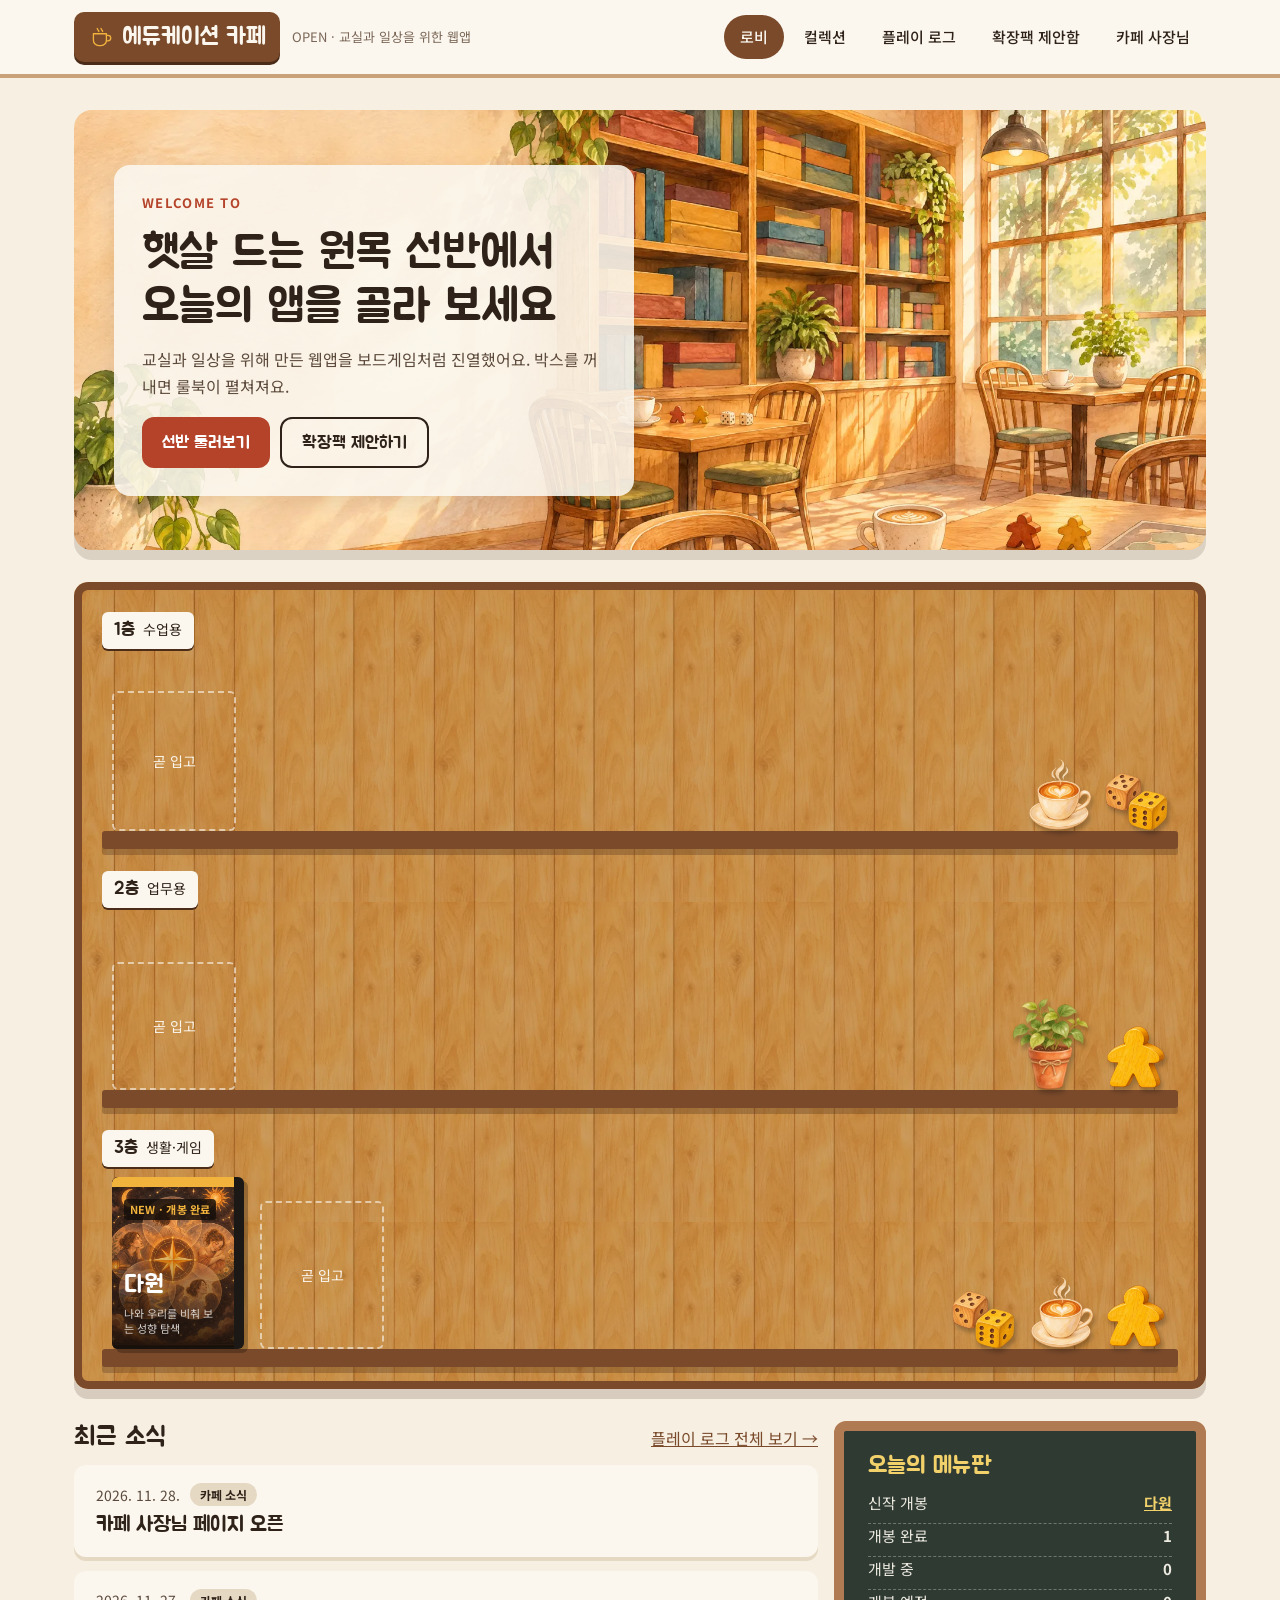
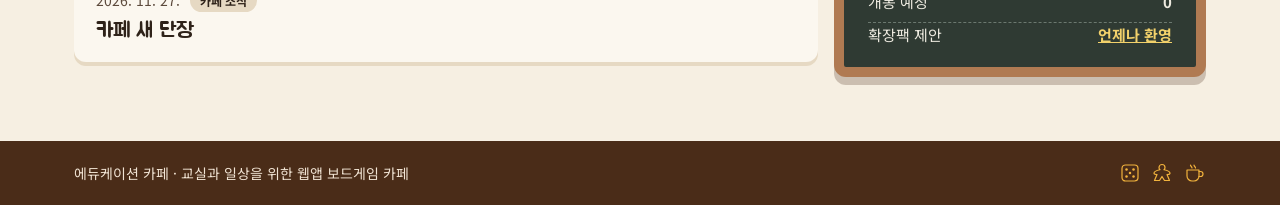
<file: index.html>
<!doctype html>
<html lang="ko">
<head>
<meta charset="utf-8">
<meta name="viewport" content="width=device-width, initial-scale=1">
<title>에듀케이션 카페</title>
<meta name="description" content="교실과 일상을 위한 웹앱을 보드게임처럼 하나씩 개봉하는 카페">
<meta property="og:type" content="website">
<meta property="og:site_name" content="에듀케이션 카페">
<meta property="og:title" content="에듀케이션 카페">
<meta property="og:description" content="교실과 일상을 위한 웹앱을 보드게임처럼 하나씩 개봉하는 카페">
<meta property="og:url" content="https://mary-park.github.io/mirim-education-cafe/">
<meta property="og:image" content="https://mary-park.github.io/mirim-education-cafe/assets/img/og-image.png">
<meta name="twitter:card" content="summary_large_image">
<meta name="theme-color" content="#1E4D43">
<link rel="preconnect" href="https://fonts.googleapis.com">
<link rel="preconnect" href="https://fonts.gstatic.com" crossorigin>
<link href="https://fonts.googleapis.com/css2?family=Jua&family=Noto+Sans+KR:wght@400;500;700&display=swap" rel="stylesheet">
<link rel="stylesheet" href="assets/css/style.css">
<link rel="icon" href="assets/img/favicon.svg" type="image/svg+xml">
</head>
<body>
<header id="site-header"></header>
<main>
  <section class="lobby-hero">
    <div class="hero-text">
      <div class="eyebrow">WELCOME TO</div>
      <h1>햇살 드는 원목 선반에서<br>오늘의 앱을 골라 보세요</h1>
      <p>교실과 일상을 위해 만든 웹앱을 보드게임처럼 진열했어요. 박스를 꺼내면 룰북이 펼쳐져요.</p>
      <div class="hero-actions">
        <a class="btn btn--primary" href="#shelf">선반 둘러보기</a>
        <a class="btn btn--ghost" href="suggest.html">확장팩 제안하기</a>
      </div>
    </div>
  </section>

  <section aria-label="웹앱 선반">
    <div class="shelf-unit" id="shelf"><p class="notice">선반을 준비하고 있어요…</p></div>
  </section>

  <section class="lobby-bottom">
    <div aria-labelledby="news-title">
      <div class="news-head">
        <h2 id="news-title">최근 소식</h2>
        <a href="log.html">플레이 로그 전체 보기 →</a>
      </div>
      <ol class="log-list log-list--compact" id="news"></ol>
    </div>
    <aside class="chalkboard" aria-labelledby="menu-title">
      <h2 id="menu-title">오늘의 메뉴판</h2>
      <div id="menu" aria-live="polite"><div class="chalk-row"><span>메뉴를 적는 중…</span></div></div>
    </aside>
  </section>
</main>
<footer id="site-footer"></footer>
<script src="assets/js/config.js"></script>
<script src="assets/js/common.js"></script>
<script src="assets/js/lobby.js"></script>
</body>
</html>
</file>
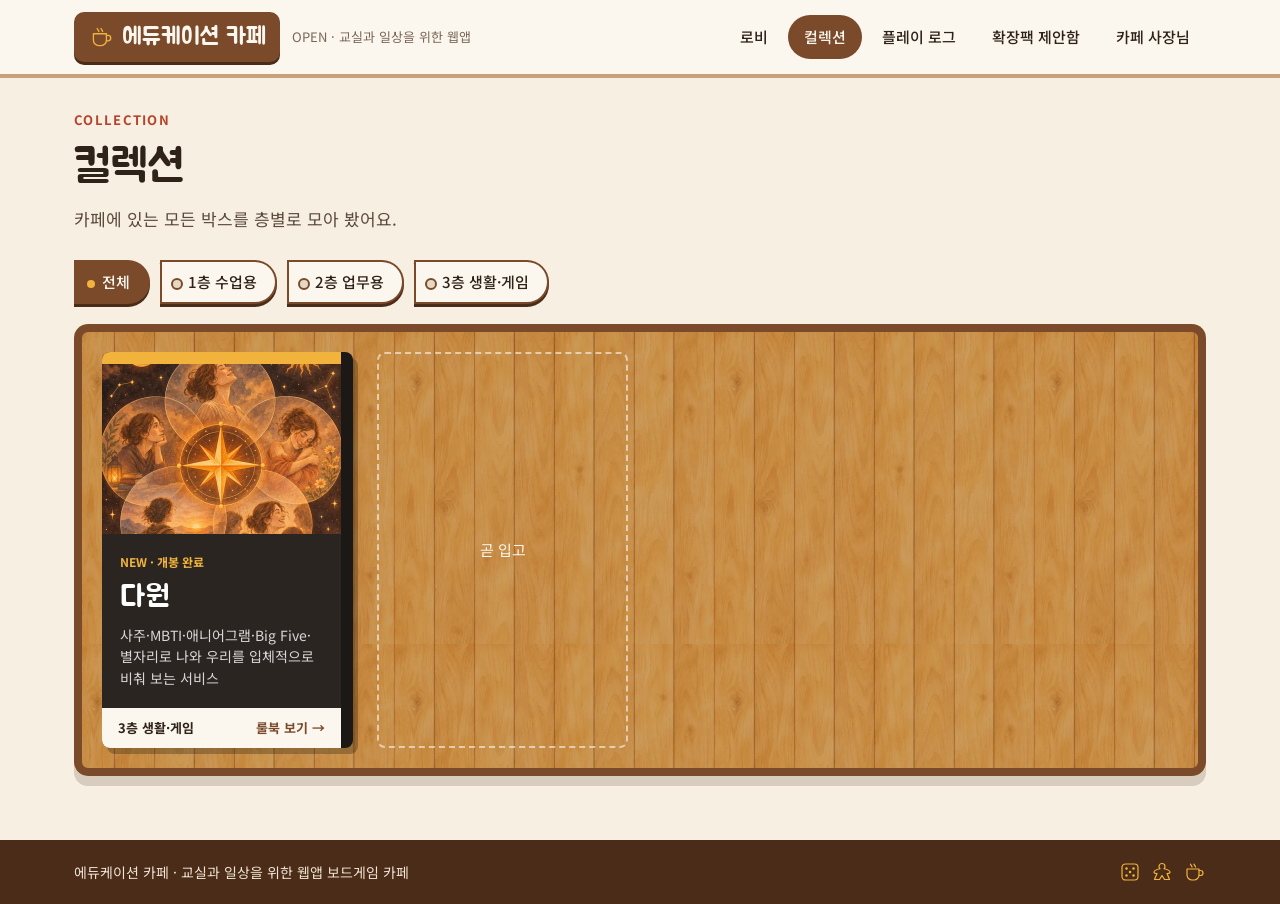
<file: collection.html>
<!doctype html>
<html lang="ko">
<head>
<meta charset="utf-8">
<meta name="viewport" content="width=device-width, initial-scale=1">
<title>컬렉션 · 에듀케이션 카페</title>
<meta name="description" content="에듀케이션 카페의 모든 웹앱 목록">
<meta property="og:type" content="website">
<meta property="og:site_name" content="에듀케이션 카페">
<meta property="og:title" content="컬렉션 · 에듀케이션 카페">
<meta property="og:description" content="에듀케이션 카페의 모든 웹앱 목록">
<meta property="og:url" content="https://mary-park.github.io/mirim-education-cafe/collection.html">
<meta property="og:image" content="https://mary-park.github.io/mirim-education-cafe/assets/img/og-image.png">
<meta name="twitter:card" content="summary_large_image">
<meta name="theme-color" content="#1E4D43">
<link rel="preconnect" href="https://fonts.googleapis.com">
<link rel="preconnect" href="https://fonts.gstatic.com" crossorigin>
<link href="https://fonts.googleapis.com/css2?family=Jua&family=Noto+Sans+KR:wght@400;500;700&display=swap" rel="stylesheet">
<link rel="stylesheet" href="assets/css/style.css">
<link rel="icon" href="assets/img/favicon.svg" type="image/svg+xml">
</head>
<body>
<header id="site-header"></header>
<main>
  <section class="page-title">
    <div class="eyebrow">COLLECTION</div>
    <h1>컬렉션</h1>
    <p>카페에 있는 모든 박스를 층별로 모아 봤어요.</p>
  </section>
  <div class="filters" id="filters" role="group" aria-label="층별 보기"></div>
  <div class="display-table"><div class="card-grid" id="cards" aria-live="polite"></div></div>
</main>
<footer id="site-footer"></footer>
<script src="assets/js/config.js"></script>
<script src="assets/js/common.js"></script>
<script src="assets/js/collection.js"></script>
</body>
</html>
</file>
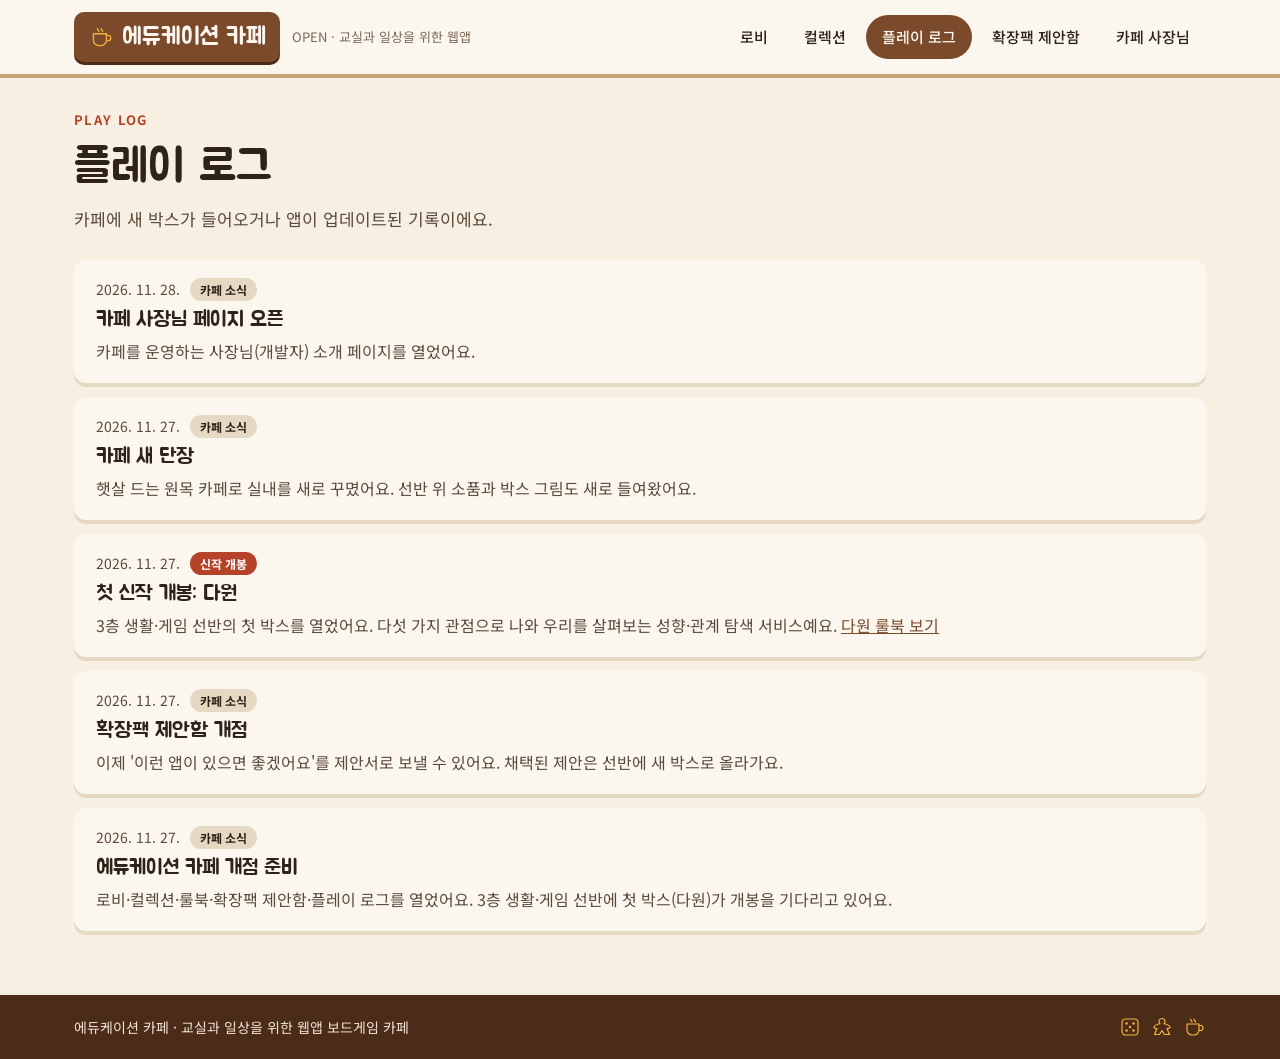
<file: log.html>
<!doctype html>
<html lang="ko">
<head>
<meta charset="utf-8">
<meta name="viewport" content="width=device-width, initial-scale=1">
<title>플레이 로그 · 에듀케이션 카페</title>
<meta name="description" content="에듀케이션 카페의 개봉·업데이트 기록">
<meta property="og:type" content="website">
<meta property="og:site_name" content="에듀케이션 카페">
<meta property="og:title" content="플레이 로그 · 에듀케이션 카페">
<meta property="og:description" content="에듀케이션 카페의 개봉·업데이트 기록">
<meta property="og:url" content="https://mary-park.github.io/mirim-education-cafe/log.html">
<meta property="og:image" content="https://mary-park.github.io/mirim-education-cafe/assets/img/og-image.png">
<meta name="twitter:card" content="summary_large_image">
<meta name="theme-color" content="#1E4D43">
<link rel="preconnect" href="https://fonts.googleapis.com">
<link rel="preconnect" href="https://fonts.gstatic.com" crossorigin>
<link href="https://fonts.googleapis.com/css2?family=Jua&family=Noto+Sans+KR:wght@400;500;700&display=swap" rel="stylesheet">
<link rel="stylesheet" href="assets/css/style.css">
<link rel="icon" href="assets/img/favicon.svg" type="image/svg+xml">
</head>
<body>
<header id="site-header"></header>
<main>
  <section class="page-title">
    <div class="eyebrow">PLAY LOG</div>
    <h1>플레이 로그</h1>
    <p>카페에 새 박스가 들어오거나 앱이 업데이트된 기록이에요.</p>
  </section>
  <ol class="log-list" id="log" aria-live="polite"></ol>
</main>
<footer id="site-footer"></footer>
<script src="assets/js/config.js"></script>
<script src="assets/js/common.js"></script>
<script src="assets/js/log.js"></script>
</body>
</html>
</file>
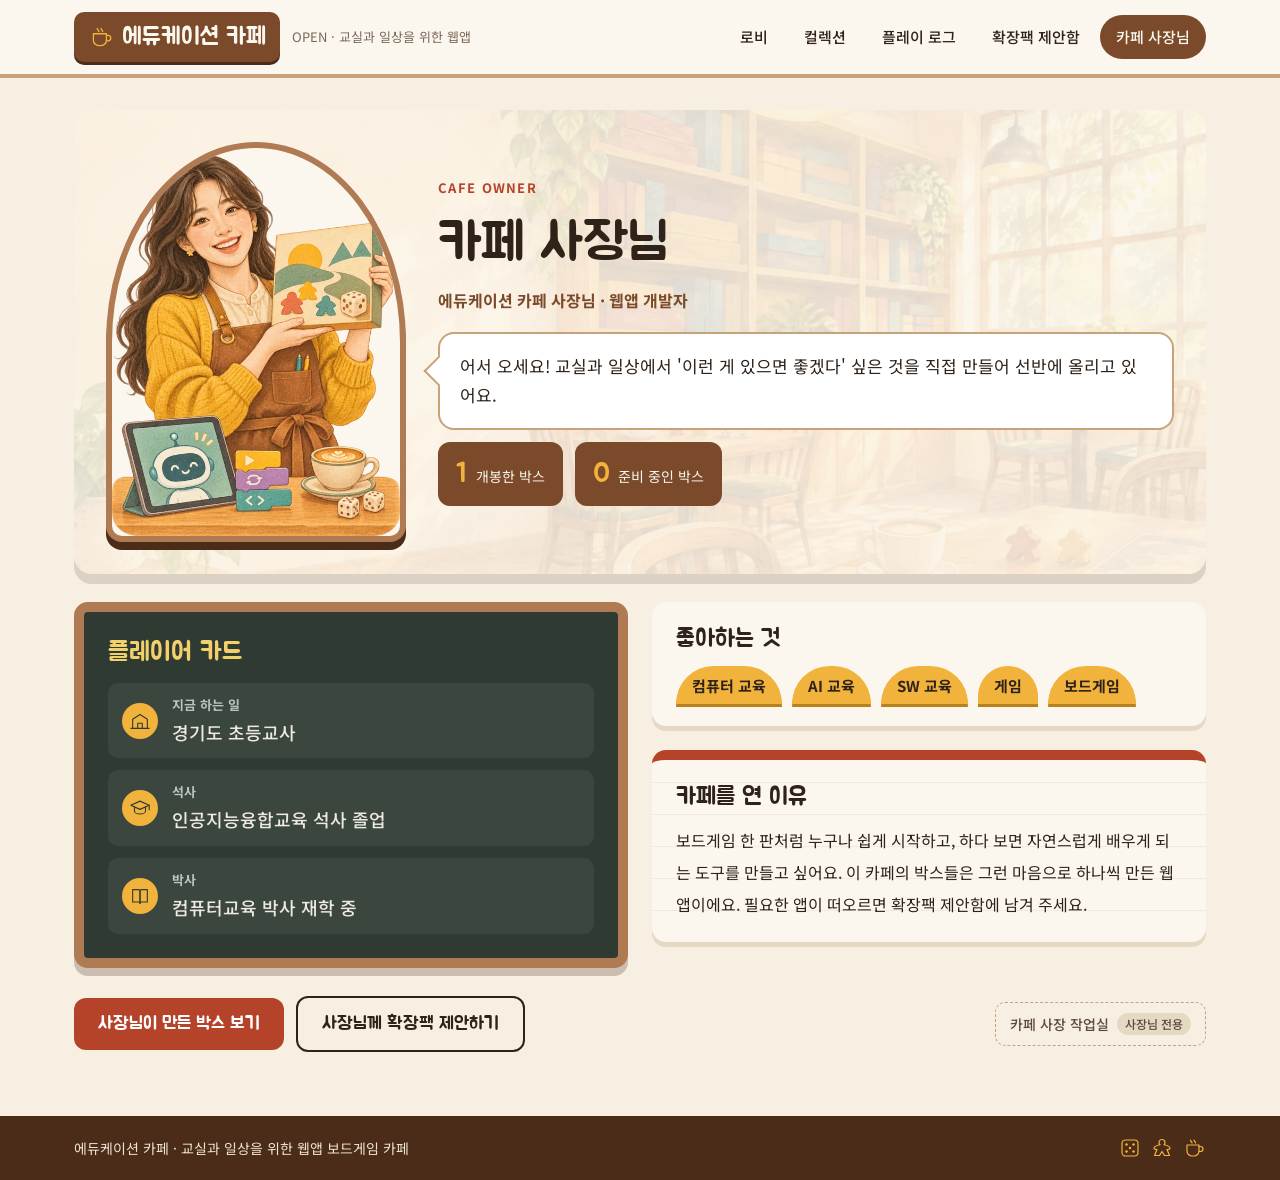
<file: owner.html>
<!doctype html>
<html lang="ko">
<head>
<meta charset="utf-8">
<meta name="viewport" content="width=device-width, initial-scale=1">
<title>카페 사장님 · 에듀케이션 카페</title>
<meta name="description" content="에듀케이션 카페를 운영하는 초등교사 개발자 소개">
<meta property="og:type" content="website">
<meta property="og:site_name" content="에듀케이션 카페">
<meta property="og:title" content="카페 사장님 · 에듀케이션 카페">
<meta property="og:description" content="에듀케이션 카페를 운영하는 초등교사 개발자 소개">
<meta property="og:url" content="https://mary-park.github.io/mirim-education-cafe/owner.html">
<meta property="og:image" content="https://mary-park.github.io/mirim-education-cafe/assets/img/og-image.png">
<meta name="twitter:card" content="summary_large_image">
<meta name="theme-color" content="#1E4D43">
<link rel="preconnect" href="https://fonts.googleapis.com">
<link rel="preconnect" href="https://fonts.gstatic.com" crossorigin>
<link href="https://fonts.googleapis.com/css2?family=Jua&family=Noto+Sans+KR:wght@400;500;700&display=swap" rel="stylesheet">
<link rel="stylesheet" href="assets/css/style.css">
<link rel="icon" href="assets/img/favicon.svg" type="image/svg+xml">
</head>
<body>
<header id="site-header"></header>
<main>
  <article id="owner" aria-live="polite"><p class="notice">사장님을 모시는 중이에요…</p></article>
</main>
<footer id="site-footer"></footer>
<script src="assets/js/config.js"></script>
<script src="assets/js/common.js"></script>
<script src="assets/js/owner.js"></script>
</body>
</html>
</file>
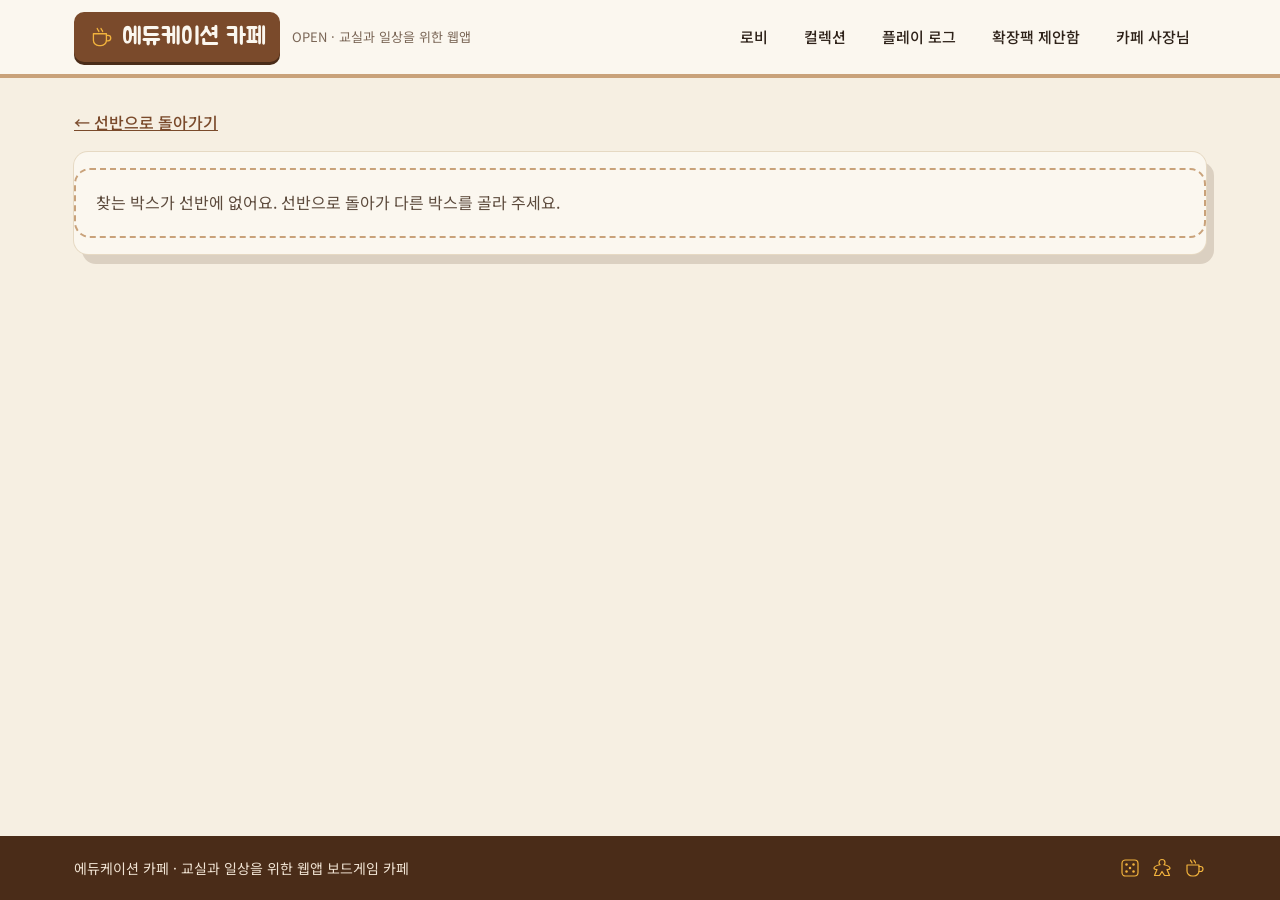
<file: rulebook.html>
<!doctype html>
<html lang="ko">
<head>
<meta charset="utf-8">
<meta name="viewport" content="width=device-width, initial-scale=1">
<title>룰북 · 에듀케이션 카페</title>
<meta name="description" content="웹앱 상세 소개">
<meta property="og:type" content="website">
<meta property="og:site_name" content="에듀케이션 카페">
<meta property="og:title" content="룰북 · 에듀케이션 카페">
<meta property="og:description" content="웹앱 상세 소개">
<meta property="og:url" content="https://mary-park.github.io/mirim-education-cafe/rulebook.html">
<meta property="og:image" content="https://mary-park.github.io/mirim-education-cafe/assets/img/og-image.png">
<meta name="twitter:card" content="summary_large_image">
<meta name="theme-color" content="#1E4D43">
<link rel="preconnect" href="https://fonts.googleapis.com">
<link rel="preconnect" href="https://fonts.gstatic.com" crossorigin>
<link href="https://fonts.googleapis.com/css2?family=Jua&family=Noto+Sans+KR:wght@400;500;700&display=swap" rel="stylesheet">
<link rel="stylesheet" href="assets/css/style.css">
<link rel="icon" href="assets/img/favicon.svg" type="image/svg+xml">
</head>
<body>
<header id="site-header"></header>
<main>
  <a class="back-link" href="index.html">← 선반으로 돌아가기</a>
  <article class="rulebook" id="rulebook"><p class="notice">룰북을 펼치는 중이에요…</p></article>
</main>
<footer id="site-footer"></footer>
<script src="assets/js/config.js"></script>
<script src="assets/js/common.js"></script>
<script src="assets/js/rulebook.js"></script>
</body>
</html>
</file>
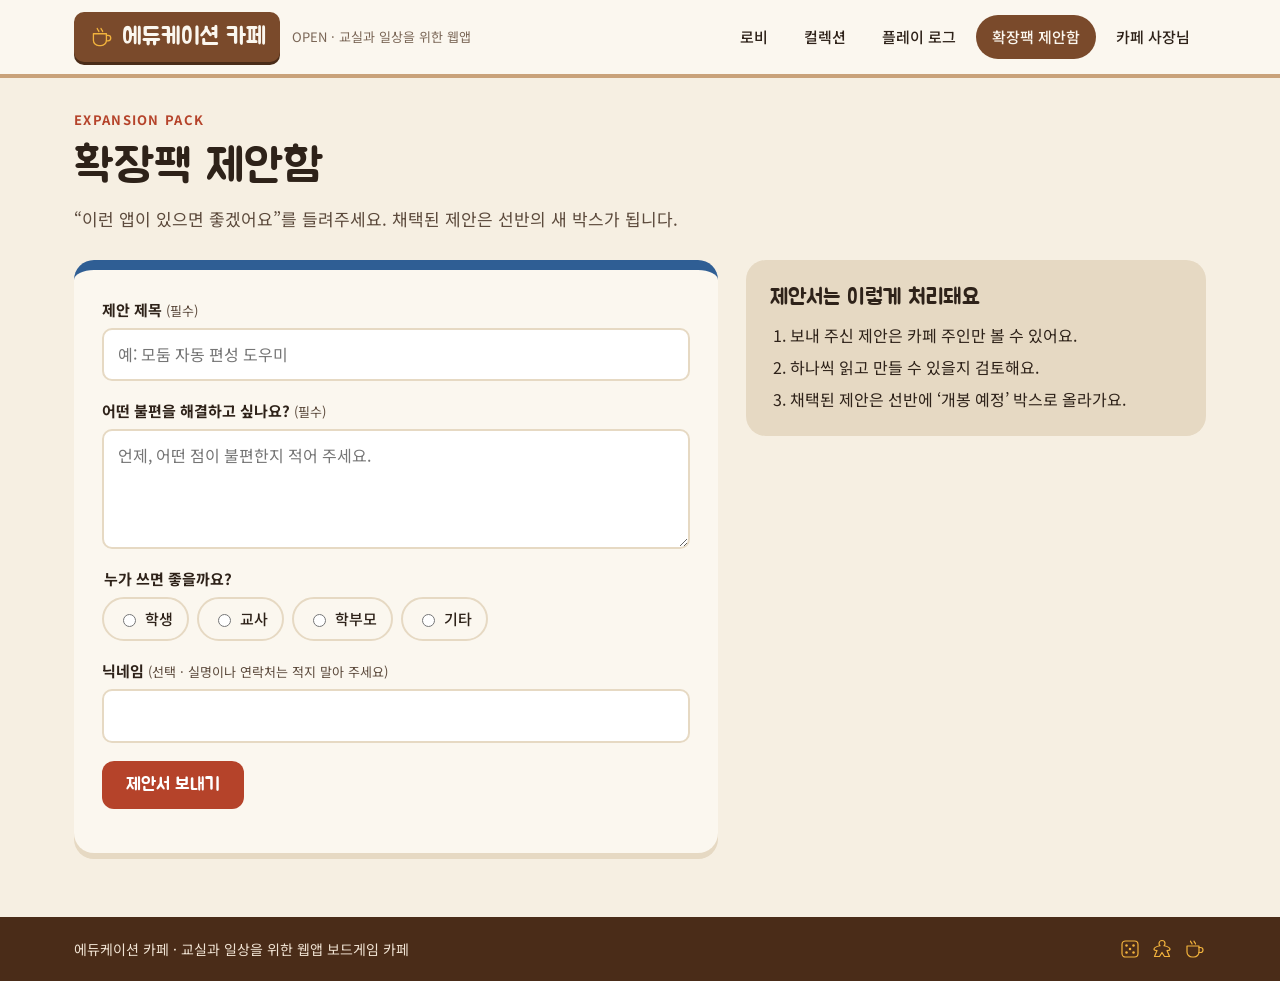
<file: suggest.html>
<!doctype html>
<html lang="ko">
<head>
<meta charset="utf-8">
<meta name="viewport" content="width=device-width, initial-scale=1">
<title>확장팩 제안함 · 에듀케이션 카페</title>
<meta name="description" content="필요한 웹앱 아이디어를 제안해 주세요">
<meta property="og:type" content="website">
<meta property="og:site_name" content="에듀케이션 카페">
<meta property="og:title" content="확장팩 제안함 · 에듀케이션 카페">
<meta property="og:description" content="필요한 웹앱 아이디어를 제안해 주세요">
<meta property="og:url" content="https://mary-park.github.io/mirim-education-cafe/suggest.html">
<meta property="og:image" content="https://mary-park.github.io/mirim-education-cafe/assets/img/og-image.png">
<meta name="twitter:card" content="summary_large_image">
<meta name="theme-color" content="#1E4D43">
<link rel="preconnect" href="https://fonts.googleapis.com">
<link rel="preconnect" href="https://fonts.gstatic.com" crossorigin>
<link href="https://fonts.googleapis.com/css2?family=Jua&family=Noto+Sans+KR:wght@400;500;700&display=swap" rel="stylesheet">
<link rel="stylesheet" href="assets/css/style.css">
<link rel="icon" href="assets/img/favicon.svg" type="image/svg+xml">
</head>
<body>
<header id="site-header"></header>
<main>
  <section class="page-title">
    <div class="eyebrow">EXPANSION PACK</div>
    <h1>확장팩 제안함</h1>
    <p>“이런 앱이 있으면 좋겠어요”를 들려주세요. 채택된 제안은 선반의 새 박스가 됩니다.</p>
  </section>

  <div class="suggest-layout">
    <form class="proposal" id="proposal-form" novalidate>
      <div class="field">
        <label for="f-title">제안 제목 <span class="hint">(필수)</span></label>
        <input type="text" id="f-title" name="title" maxlength="60" required placeholder="예: 모둠 자동 편성 도우미">
      </div>
      <div class="field">
        <label for="f-problem">어떤 불편을 해결하고 싶나요? <span class="hint">(필수)</span></label>
        <textarea id="f-problem" name="problem" maxlength="1000" required placeholder="언제, 어떤 점이 불편한지 적어 주세요."></textarea>
      </div>
      <fieldset class="field">
        <legend>누가 쓰면 좋을까요?</legend>
        <div class="choices">
          <label><input type="radio" name="audience" value="학생"> 학생</label>
          <label><input type="radio" name="audience" value="교사"> 교사</label>
          <label><input type="radio" name="audience" value="학부모"> 학부모</label>
          <label><input type="radio" name="audience" value="기타"> 기타</label>
        </div>
      </fieldset>
      <div class="field">
        <label for="f-nickname">닉네임 <span class="hint">(선택 · 실명이나 연락처는 적지 말아 주세요)</span></label>
        <input type="text" id="f-nickname" name="nickname" maxlength="20">
      </div>
      <div class="hp" aria-hidden="true">
        <label for="f-website">이 칸은 비워 두세요</label>
        <input type="text" id="f-website" name="website" tabindex="-1" autocomplete="off">
      </div>
      <button class="btn btn--primary" type="submit" id="submit-btn">제안서 보내기</button>
      <p class="form-status" id="form-status" role="status"></p>
    </form>

    <aside class="side-note">
      <h2>제안서는 이렇게 처리돼요</h2>
      <ol>
        <li>보내 주신 제안은 카페 주인만 볼 수 있어요.</li>
        <li>하나씩 읽고 만들 수 있을지 검토해요.</li>
        <li>채택된 제안은 선반에 ‘개봉 예정’ 박스로 올라가요.</li>
      </ol>
    </aside>
  </div>

  <section class="adopted" id="adopted-section" hidden aria-labelledby="adopted-title">
    <h2 id="adopted-title">채택된 확장팩</h2>
    <p>방문자 제안 중 카페 선반에 올리기로 한 아이디어예요.</p>
    <ul class="adopted-list" id="adopted"></ul>
  </section>
</main>
<footer id="site-footer"></footer>
<script src="assets/js/config.js"></script>
<script src="assets/js/common.js"></script>
<script src="assets/js/suggest.js"></script>
</body>
</html>
</file>
<file: assets/css/style.css>
/* 에듀케이션 카페 공통 스타일 */
:root {
  --wall: #f6efe2;
  --wall-dark: #e6d9c3;
  --paper: #fbf7ef;
  --ink: #2e2219;
  --ink-soft: #5c4a3c;
  --wood: #b07a52;
  --wood-dark: #7a4a2b;
  --wood-deep: #4a2c18;
  --wood-light: #c9a27a;
  --chalk: #2f3a33;
  --red: #b5432a;
  --yellow: #f2b33d;
  --blue: #2f5e94;
  --green: #1e4d43;
  --radius: 16px;
  --font-title: "Jua", sans-serif;
  --font-body: "Noto Sans KR", sans-serif;
}

* { box-sizing: border-box; }
[hidden] { display: none !important; }
html { scroll-behavior: smooth; }
body {
  margin: 0;
  font-family: var(--font-body);
  color: var(--ink);
  background: var(--wall);
  line-height: 1.6;
  min-height: 100vh;
  display: flex;
  flex-direction: column;
}
main { flex: 1; width: 100%; max-width: 1180px; margin: 0 auto; padding: 32px 24px 64px; }
a { color: var(--wood-dark); }
a:hover { color: var(--wood-deep); }
h1, h2, h3 { font-family: var(--font-title); font-weight: 400; margin: 0; line-height: 1.25; }
svg { width: 100%; height: 100%; fill: none; stroke: currentColor; stroke-width: 2.4; stroke-linecap: round; stroke-linejoin: round; }
svg .fill { fill: currentColor; stroke: none; }
:focus-visible { outline: 3px solid var(--blue); outline-offset: 3px; border-radius: 6px; }

/* 머리말: 카페 간판 */
#site-header { background: var(--paper); border-bottom: 4px solid var(--wood-light); }
.header-inner { max-width: 1180px; margin: 0 auto; padding: 12px 24px; display: flex; align-items: center; justify-content: space-between; flex-wrap: wrap; gap: 12px; }
.sign-wrap { display: flex; align-items: center; gap: 12px; flex-wrap: wrap; }
.sign { display: inline-flex; align-items: center; gap: 8px; background: var(--wood-dark); color: var(--paper); text-decoration: none; border-radius: 10px; padding: 6px 14px; box-shadow: 0 3px 0 var(--wood-deep); }
.sign:hover { color: #fff; background: var(--wood-deep); }
.sign-icon { width: 26px; height: 26px; color: var(--yellow); }
.sign-text { font-family: var(--font-title); font-size: 24px; }
.sign-tagline { font-size: 13px; color: #7a6656; }
#site-header nav { display: flex; gap: 4px; flex-wrap: wrap; }
#site-header nav a { color: var(--ink); text-decoration: none; padding: 10px 16px; border-radius: 999px; font-size: 15px; font-weight: 500; }
#site-header nav a:hover { background: var(--wall-dark); }
#site-header nav a[aria-current="page"] { background: var(--wood-dark); color: var(--paper); }

/* 꼬리말 */
#site-footer { background: var(--wood-deep); color: #f1e4d4; font-size: 14px; }
.footer-inner { max-width: 1180px; margin: 0 auto; padding: 20px 24px; display: flex; justify-content: space-between; align-items: center; gap: 12px; flex-wrap: wrap; }
.footer-icons { display: flex; gap: 8px; color: var(--yellow); }
.footer-icons svg { width: 24px; height: 24px; }

/* 공통 블록 */
.page-title { display: flex; flex-direction: column; gap: 8px; margin-bottom: 28px; }
.page-title h1 { font-size: clamp(32px, 5vw, 46px); }
.page-title p { margin: 0; color: var(--ink-soft); font-size: 17px; }
.eyebrow { font-size: 13px; font-weight: 700; letter-spacing: 0.1em; color: var(--red); }
.notice { background: var(--paper); border: 2px dashed var(--wood-light); border-radius: var(--radius); padding: 20px; color: var(--ink-soft); }
.btn { display: inline-flex; align-items: center; justify-content: center; gap: 8px; min-height: 48px; padding: 12px 24px; border-radius: 12px; border: 0; font-family: var(--font-title); font-size: 18px; text-decoration: none; cursor: pointer; }
.btn--primary { background: var(--red); color: #fff; }
.btn--primary:hover { background: #963620; color: #fff; }
.btn--ghost { background: transparent; color: var(--ink); border: 2px solid var(--ink); }
.btn--ghost:hover { background: var(--ink); color: var(--paper); }
.btn[disabled] { opacity: 0.5; cursor: not-allowed; }

/* 로비: 카페 일러스트 배너 + 칠판 메뉴판 */
.lobby-hero {
  position: relative; min-height: 440px; border-radius: 18px; overflow: hidden; margin-bottom: 32px;
  background: var(--wall-dark) url("../img/cafe/cafe-banner.webp") right center / cover no-repeat;
  display: flex; align-items: center; padding: 40px; box-shadow: 0 10px 0 rgba(74, 44, 24, 0.15);
}
.hero-text { max-width: 520px; background: rgba(251, 247, 239, 0.88); border-radius: 16px; padding: 28px; display: flex; flex-direction: column; gap: 12px; box-shadow: 0 6px 20px rgba(74, 44, 24, 0.12); }
.hero-text h1 { font-size: clamp(30px, 4.4vw, 46px); line-height: 1.18; }
.hero-text p { margin: 0; color: var(--ink-soft); font-size: 16px; line-height: 1.7; }
.hero-actions { display: flex; gap: 10px; flex-wrap: wrap; margin-top: 4px; }
.hero-actions .btn { min-height: 46px; font-size: 17px; padding: 10px 20px; }
.chalkboard { background: var(--chalk); border: 10px solid var(--wood); border-radius: 12px; padding: 20px 24px; color: #edeae0; display: flex; flex-direction: column; gap: 10px; box-shadow: 0 8px 0 rgba(74, 44, 24, 0.25); }
.chalkboard h2 { font-size: 24px; color: #f2d16b; }
.chalk-row { display: flex; justify-content: space-between; gap: 12px; border-bottom: 1px dashed #6b786f; padding-bottom: 8px; font-size: 15px; }
.chalk-row:last-child { border-bottom: 0; padding-bottom: 0; }
.chalk-row a { color: #f2d16b; font-weight: 700; }
.chalk-row a:hover { color: #fff; }

/* 원목 선반 */
.shelf-unit {
  background: linear-gradient(rgba(122, 74, 43, 0.38), rgba(122, 74, 43, 0.38)), url("../img/cafe/wood.webp") 0 0 / 320px repeat;
  border-radius: 14px; padding: 16px 18px 6px;
  box-shadow: inset 0 0 0 8px var(--wood-dark), 0 10px 0 rgba(74, 44, 24, 0.18);
}
.floor { padding: 14px 10px 0; }
.floor + .floor { margin-top: 8px; }
.floor:last-child { padding-bottom: 16px; }
.floor-label { display: inline-flex; align-items: baseline; gap: 8px; background: var(--paper); color: var(--ink); border-radius: 6px; padding: 4px 12px; font-size: 14px; margin-bottom: 10px; box-shadow: 0 2px 0 var(--wood-deep); }
.floor-label b { font-family: var(--font-title); font-weight: 400; font-size: 18px; }
.floor-items { display: flex; align-items: flex-end; gap: 16px; flex-wrap: wrap; min-height: 172px; padding: 0 10px; }
.plank { height: 18px; background: var(--wood-dark); border-radius: 3px; box-shadow: 0 6px 0 rgba(74, 44, 24, 0.3); }

/* 보드게임 박스: 윗면 띠 + 오른쪽 옆면 */
.box {
  position: relative; width: 132px; height: var(--box-h, 160px);
  background: var(--box-color); color: #fff; border-radius: 6px;
  border-right: 10px solid rgba(0, 0, 0, 0.35);
  padding: 22px 12px 12px; display: flex; flex-direction: column; justify-content: space-between; gap: 6px;
  text-decoration: none; box-shadow: 4px 4px 0 rgba(0, 0, 0, 0.25);
  transition: transform 0.2s ease;
}
.box::before { content: ""; position: absolute; top: 0; left: 0; right: 0; height: 10px; background: var(--box-accent, var(--yellow)); border-radius: 6px 0 0 0; }
.box:hover { transform: translateY(-8px); color: #fff; }
.box.has-cover { overflow: hidden; justify-content: flex-end; }
.box-art { position: absolute; inset: 0; width: 100%; height: 100%; object-fit: cover; z-index: 0; }
.box.has-cover::after { content: ""; position: absolute; left: 0; right: 0; bottom: 0; height: 62%; background: linear-gradient(transparent, rgba(20, 14, 10, 0.88)); z-index: 0; }
.box.has-cover > span { position: relative; z-index: 1; }
.box.has-cover .box-tag { align-self: flex-start; background: rgba(20, 14, 10, 0.82); border-radius: 4px; padding: 2px 6px; margin-bottom: auto; }
.box.has-cover::before { z-index: 1; }
.box-tag { font-size: 11px; font-weight: 700; color: var(--box-accent, var(--yellow)); letter-spacing: 0.02em; }
.box-name { font-family: var(--font-title); font-size: 24px; line-height: 1.15; }
.box-teaser { font-size: 11px; line-height: 1.4; color: rgba(255, 255, 255, 0.78); display: -webkit-box; -webkit-line-clamp: 2; -webkit-box-orient: vertical; overflow: hidden; }
.box--sealed { background-image: repeating-linear-gradient(135deg, rgba(255, 255, 255, 0.16) 0 10px, transparent 10px 20px); }
.box-sticker { position: absolute; top: 42%; left: -6px; right: -14px; background: var(--yellow); color: var(--ink); text-align: center; font-size: 11px; font-weight: 700; letter-spacing: 0.08em; padding: 3px 0; transform: rotate(-6deg); }
.slot { width: 124px; height: 140px; border: 2px dashed rgba(251, 247, 239, 0.6); border-radius: 6px; display: flex; align-items: center; justify-content: center; color: var(--paper); font-size: 14px; }
.props { margin-left: auto; display: flex; gap: 12px; align-items: flex-end; }
.props .prop { width: auto; height: 72px; object-fit: contain; filter: drop-shadow(2px 4px 2px rgba(0, 0, 0, 0.25)); }
.props .prop--dice { height: 58px; }
.props .prop--meeple { height: 64px; }
.props .prop--plant { height: 92px; }
.prop { width: 50px; height: 50px; color: var(--paper); }

/* 로비 아래: 최근 소식 + 제안 카드 */
.lobby-bottom { margin-top: 32px; display: grid; grid-template-columns: minmax(0, 2fr) minmax(0, 1fr); gap: 16px; align-items: stretch; }
.news-head { display: flex; justify-content: space-between; align-items: baseline; gap: 12px; flex-wrap: wrap; margin-bottom: 12px; }
.news-head h2 { font-size: 26px; }
.log-list--compact { display: grid; grid-template-columns: repeat(auto-fit, minmax(240px, 1fr)); gap: 16px; }
.log-list--compact .log-item p { display: none; }
.cta-card { background: var(--blue); color: #fff; border-radius: var(--radius); padding: 22px; text-decoration: none; display: flex; flex-direction: column; justify-content: flex-end; gap: 6px; min-height: 140px; transition: transform 0.2s ease; }
.cta-card:hover { color: #fff; transform: translateY(-4px); }
.cta-card span { font-size: 14px; color: #dce7f4; }
.cta-card b { font-family: var(--font-title); font-weight: 400; font-size: 24px; }

/* 컬렉션: 원목 진열대 위 박스 앞면 */
.filters { display: flex; gap: 10px; flex-wrap: wrap; margin-bottom: 20px; }
.filters button { position: relative; min-height: 44px; padding: 8px 18px 8px 26px; border-radius: 6px 999px 999px 6px; border: 2px solid var(--wood-dark); background: var(--paper); color: var(--ink); font-family: var(--font-body); font-size: 15px; font-weight: 500; cursor: pointer; box-shadow: 0 3px 0 var(--wood-deep); }
.filters button::before { content: ""; position: absolute; left: 9px; top: 50%; width: 8px; height: 8px; margin-top: -4px; border-radius: 50%; background: var(--wall-dark); border: 2px solid var(--wood-dark); }
.filters button[aria-pressed="true"] { background: var(--wood-dark); color: var(--paper); }
.filters button[aria-pressed="true"]::before { background: var(--yellow); }
.display-table {
  background: linear-gradient(rgba(122, 74, 43, 0.38), rgba(122, 74, 43, 0.38)), url("../img/cafe/wood.webp") 0 0 / 320px repeat;
  border-radius: 14px; padding: 28px; box-shadow: inset 0 0 0 8px var(--wood-dark), 0 10px 0 rgba(74, 44, 24, 0.18);
}
.card-grid { display: grid; grid-template-columns: repeat(auto-fill, minmax(230px, 1fr)); gap: 24px; }
.card { position: relative; background: var(--box-color); color: #fff; border-radius: 8px; border-right: 12px solid rgba(0, 0, 0, 0.35); text-decoration: none; display: flex; flex-direction: column; min-height: 250px; box-shadow: 5px 6px 0 rgba(0, 0, 0, 0.25); transition: transform 0.2s ease; overflow: hidden; }
.card--sealed { background-image: repeating-linear-gradient(135deg, rgba(255, 255, 255, 0.14) 0 12px, transparent 12px 24px); }
.card:hover { transform: translateY(-6px) rotate(-0.6deg); color: #fff; }
.card-band { height: 12px; background: var(--box-accent, var(--yellow)); position: relative; z-index: 1; }
.card-art { width: 100%; height: 170px; object-fit: cover; object-position: center 35%; display: block; }
.card-body { padding: 18px; display: flex; flex-direction: column; gap: 8px; flex: 1; }
.card-tag { font-size: 12px; font-weight: 700; color: var(--box-accent, var(--yellow)); }
.card-body h2 { font-size: 30px; }
.card-body p { margin: 0; color: rgba(255, 255, 255, 0.82); font-size: 14px; line-height: 1.55; }
.card-foot { display: flex; justify-content: space-between; align-items: center; gap: 8px; background: var(--paper); color: var(--ink); padding: 10px 16px; font-size: 13px; font-weight: 700; }
.card-slot { min-height: 250px; border: 2px dashed rgba(251, 247, 239, 0.6); border-radius: 8px; display: flex; align-items: center; justify-content: center; color: var(--paper); font-size: 15px; }
.card-foot span:last-child { color: var(--wood-dark); }

/* 룰북: 펼친 설명서 */
.rulebook { background: var(--paper); border-radius: 14px; overflow: hidden; box-shadow: 0 0 0 1px var(--wall-dark), 8px 10px 0 rgba(74, 44, 24, 0.16); }
.rulebook-cover { position: relative; background: var(--box-color); color: #fff; padding: 44px 36px 36px; display: flex; align-items: center; justify-content: space-between; gap: 28px; flex-wrap: wrap; border-bottom: 6px solid rgba(0, 0, 0, 0.3); }
.cover-text { display: flex; flex-direction: column; gap: 10px; flex: 1 1 360px; }
.cover-art { width: 170px; aspect-ratio: 3 / 4; object-fit: cover; border-radius: 6px; border-right: 10px solid rgba(0, 0, 0, 0.4); box-shadow: 6px 8px 0 rgba(0, 0, 0, 0.3); transform: rotate(3deg); }
.rulebook-cover::before { content: ""; position: absolute; top: 0; left: 0; right: 0; height: 14px; background: var(--box-accent, var(--yellow)); }
.rulebook-cover .eyebrow { color: var(--box-accent, var(--yellow)); }
.rulebook-cover.is-sealed { background-image: repeating-linear-gradient(135deg, rgba(255, 255, 255, 0.14) 0 14px, transparent 14px 28px); }
.rulebook-cover h1 { font-size: clamp(38px, 6vw, 60px); }
.rulebook-cover p { margin: 0; font-size: 18px; color: rgba(255, 255, 255, 0.88); }
.rulebook-body {
  padding: 36px; display: flex; flex-direction: column; gap: 32px;
  background-image: repeating-linear-gradient(0deg, transparent 0 31px, rgba(122, 74, 43, 0.07) 31px 32px);
}
.rulebook-body h2 { font-size: 26px; display: flex; align-items: center; gap: 10px; }
.rulebook-body h2::before { content: ""; width: 10px; height: 26px; border-radius: 3px; background: var(--box-accent, var(--yellow)); box-shadow: 3px 0 0 var(--wood-dark); }
.rulebook-body section > p { font-size: 17px; line-height: 1.85; margin: 12px 0 0; }
.box-back { background: var(--wall); border: 2px dashed var(--wood-light); border-radius: 12px; padding: 20px; display: flex; flex-direction: column; gap: 14px; }
.box-back-title { font-family: var(--font-title); font-size: 18px; color: var(--wood-dark); }
.spec-grid { display: grid; grid-template-columns: repeat(auto-fit, minmax(170px, 1fr)); gap: 12px; margin: 0; }
.spec { background: var(--paper); border-radius: 10px; padding: 14px; display: flex; gap: 12px; align-items: flex-start; box-shadow: 0 3px 0 var(--wall-dark); }
.spec-icon { flex-shrink: 0; width: 36px; height: 36px; border-radius: 50%; background: var(--wood-dark); color: var(--yellow); padding: 7px; }
.spec dt { font-size: 13px; color: var(--ink-soft); font-weight: 700; }
.spec dd { margin: 2px 0 0; font-size: 16px; }
.shots { display: grid; grid-template-columns: repeat(auto-fit, minmax(240px, 1fr)); gap: 28px; padding: 12px 4px; }
.shots a { position: relative; display: block; background: #fff; padding: 10px 10px 30px; box-shadow: 0 6px 14px rgba(74, 44, 24, 0.18); transform: rotate(-1.2deg); transition: transform 0.2s ease; }
.shots a:nth-child(2n) { transform: rotate(1.4deg); }
.shots a:hover { transform: rotate(0) scale(1.02); }
.shots a::before { content: ""; position: absolute; top: -10px; left: 50%; width: 76px; height: 22px; margin-left: -38px; background: rgba(242, 179, 61, 0.7); transform: rotate(-3deg); }
.shots img { width: 100%; aspect-ratio: 4 / 3; object-fit: cover; object-position: top; display: block; }
.sealed-panel { display: flex; flex-direction: column; align-items: center; text-align: center; gap: 12px; padding: 24px 0; }
.sealed-panel .prop { color: var(--wood); width: 72px; height: 72px; }
.rulebook-actions { display: flex; gap: 12px; flex-wrap: wrap; }
.rulebook-actions:empty { display: none; }
.back-link { display: inline-flex; margin-bottom: 16px; font-weight: 500; }

/* 확장팩 제안함 */
.suggest-layout { display: grid; grid-template-columns: minmax(0, 1.4fr) minmax(0, 1fr); gap: 28px; align-items: start; }
.proposal { background: var(--paper); border-radius: 20px; padding: 28px; box-shadow: 0 6px 0 var(--wall-dark); border-top: 10px solid var(--blue); }
.field { display: flex; flex-direction: column; gap: 6px; margin-bottom: 18px; }
.field label, .field legend { font-weight: 700; font-size: 15px; }
.field .hint { font-size: 13px; color: var(--ink-soft); font-weight: 400; }
.field input[type="text"], .field textarea { font: inherit; padding: 12px 14px; border: 2px solid var(--wall-dark); border-radius: 10px; background: #fff; color: var(--ink); }
.field input:focus, .field textarea:focus { border-color: var(--blue); outline: none; }
.field textarea { min-height: 120px; resize: vertical; }
fieldset.field { border: 0; padding: 0; margin: 0 0 18px; }
.choices { display: flex; gap: 8px; flex-wrap: wrap; margin-top: 6px; }
.choices label { display: inline-flex; align-items: center; gap: 6px; min-height: 44px; padding: 8px 14px; border: 2px solid var(--wall-dark); border-radius: 999px; font-weight: 500; cursor: pointer; }
.choices input { accent-color: var(--blue); }
.hp { position: absolute; left: -9999px; width: 1px; height: 1px; overflow: hidden; }
.form-status { margin-top: 14px; font-weight: 500; }
.side-note { background: var(--wall-dark); border-radius: 20px; padding: 24px; display: flex; flex-direction: column; gap: 12px; }
.side-note h2 { font-size: 22px; }
.side-note ol { margin: 0; padding-left: 20px; display: flex; flex-direction: column; gap: 6px; }

/* 플레이 로그 */
.log-list { list-style: none; margin: 0; padding: 0; display: flex; flex-direction: column; gap: 14px; }
.log-item { background: var(--paper); border-radius: 12px; padding: 18px 22px; box-shadow: 0 4px 0 var(--wall-dark); display: flex; flex-direction: column; gap: 6px; }
.log-item h3 { font-size: 21px; }
.log-item p { margin: 0; color: var(--ink-soft); }
.log-meta { display: flex; gap: 10px; align-items: center; font-size: 14px; color: var(--ink-soft); flex-wrap: wrap; }
.log-type { background: var(--wall-dark); color: var(--ink); border-radius: 999px; padding: 2px 10px; font-size: 12px; font-weight: 700; }
.log-item--release .log-type { background: var(--red); color: #fff; }
.log-item--adopted .log-type { background: var(--blue); color: #fff; }

/* 채택된 제안 */
.adopted { margin-top: 40px; display: flex; flex-direction: column; gap: 8px; }
.adopted h2 { font-size: 28px; }
.adopted > p { margin: 0 0 8px; color: var(--ink-soft); }
.adopted-list { list-style: none; margin: 0; padding: 0; display: grid; grid-template-columns: repeat(auto-fill, minmax(260px, 1fr)); gap: 16px; }
.adopted-item { background: var(--paper); border-radius: var(--radius); padding: 18px; border-top: 6px solid var(--blue); display: flex; flex-direction: column; gap: 6px; }
.adopted-item h3 { font-size: 20px; }
.adopted-item p { margin: 0; color: var(--ink-soft); font-size: 15px; }
.adopted-top { display: flex; justify-content: space-between; align-items: flex-start; gap: 8px; }
.adopted-for { font-size: 13px !important; }
.pill { flex-shrink: 0; background: var(--wall-dark); border-radius: 999px; padding: 2px 10px; font-size: 12px; font-weight: 700; }

/* 카페 사장님 */
.owner-hero { display: flex; gap: 32px; align-items: center; flex-wrap: wrap; background: linear-gradient(rgba(251, 247, 239, 0.86), rgba(251, 247, 239, 0.86)), url("../img/cafe/cafe-banner-small.webp") center / cover; border-radius: 18px; padding: 32px; box-shadow: 0 10px 0 rgba(74, 44, 24, 0.15); }
.owner-portrait { flex: 0 0 300px; max-width: 100%; aspect-ratio: 3 / 4; background: var(--paper); border-radius: 50% 50% 16px 16px; border: 6px solid var(--wood); box-shadow: 0 8px 0 var(--wood-deep); display: flex; align-items: flex-end; justify-content: center; overflow: hidden; }
.owner-portrait img { width: 100%; height: 100%; object-fit: contain; object-position: bottom; }
.owner-intro { flex: 1 1 360px; display: flex; flex-direction: column; gap: 12px; }
.owner-intro h1 { font-size: clamp(36px, 5vw, 52px); }
.owner-role { margin: 0; font-weight: 700; color: var(--wood-dark); }
.speech { position: relative; margin: 6px 0 0; background: #fff; border: 2px solid var(--wood-light); border-radius: 16px; padding: 18px 20px; font-size: 17px; line-height: 1.7; }
.speech::before { content: ""; position: absolute; left: -12px; top: 26px; width: 20px; height: 20px; background: #fff; border-left: 2px solid var(--wood-light); border-bottom: 2px solid var(--wood-light); transform: rotate(45deg); }
.owner-stats { display: flex; gap: 12px; flex-wrap: wrap; }
.owner-stats div { background: var(--wood-dark); color: var(--paper); border-radius: 12px; padding: 10px 18px; display: flex; align-items: baseline; gap: 8px; }
.owner-stats b { font-family: var(--font-title); font-weight: 400; font-size: 28px; color: var(--yellow); }
.owner-stats span { font-size: 14px; }
.owner-grid { margin-top: 28px; display: grid; grid-template-columns: minmax(0, 1fr) minmax(0, 1fr); gap: 24px; }
.player-card { background: var(--chalk); color: #edeae0; border: 10px solid var(--wood); border-radius: 14px; padding: 24px; box-shadow: 0 8px 0 rgba(74, 44, 24, 0.25); }
.player-card h2 { font-size: 26px; color: #f2d16b; margin-bottom: 14px; }
.player-card dl { margin: 0; display: flex; flex-direction: column; gap: 12px; }
.player-row { display: flex; gap: 14px; align-items: center; background: rgba(255, 255, 255, 0.06); border-radius: 10px; padding: 12px 14px; }
.player-row .spec-icon { background: var(--yellow); color: var(--chalk); }
.player-row dt { font-size: 13px; color: #b8c4bc; font-weight: 700; }
.player-row dd { margin: 2px 0 0; font-size: 18px; font-weight: 500; }
.owner-side { display: flex; flex-direction: column; gap: 24px; }
.likes, .story-note { background: var(--paper); border-radius: 14px; padding: 22px 24px; box-shadow: 0 5px 0 var(--wall-dark); }
.likes h2, .story-note h2 { font-size: 24px; margin-bottom: 12px; }
.likes ul { list-style: none; margin: 0; padding: 0; display: flex; flex-wrap: wrap; gap: 10px; }
.likes li { background: var(--yellow); color: var(--ink); border-radius: 999px 999px 8px 8px; padding: 8px 16px 6px; font-weight: 700; font-size: 15px; box-shadow: 0 3px 0 #b9811c; }
.story-note { background-image: repeating-linear-gradient(0deg, transparent 0 31px, rgba(122, 74, 43, 0.08) 31px 32px); border-top: 10px solid var(--red); }
.story-note p { margin: 0; font-size: 16px; line-height: 2; }
.owner-actions { margin-top: 28px; display: flex; gap: 12px; flex-wrap: wrap; align-items: center; }
.workshop-link { margin-left: auto; display: inline-flex; align-items: center; gap: 8px; min-height: 44px; padding: 8px 14px; border-radius: 10px; color: var(--soft, #5c4a3c); font-size: 14px; font-weight: 500; text-decoration: none; border: 1.5px dashed var(--wood-light); }
.workshop-link span { font-size: 12px; background: var(--wall-dark); border-radius: 999px; padding: 1px 8px; }
.workshop-link:hover { color: var(--wood-deep); background: var(--paper); }

@media (max-width: 760px) {
  main { padding: 24px 16px 48px; }
  .suggest-layout { grid-template-columns: 1fr; }
  .box, .slot { width: calc(50% - 8px); max-width: 150px; }
  .floor-items { min-height: 160px; }
  .props .prop ~ .prop { display: none; }
  .lobby-bottom { grid-template-columns: 1fr; }
  .owner-grid { grid-template-columns: 1fr; }
  .owner-hero { padding: 20px; }
  .owner-portrait { flex-basis: 220px; margin: 0 auto; }
  .speech::before { display: none; }
  .lobby-hero { min-height: 0; padding: 140px 14px 14px; background-image: url("../img/cafe/cafe-banner-small.webp"); background-position: 70% top; background-size: auto 260px; background-color: var(--paper); }
  .hero-text { padding: 20px; }
  .cover-art { width: 120px; }
  .sign-tagline { display: none; }
  .rulebook-body, .rulebook-cover { padding: 24px 20px; }
}
</file>
